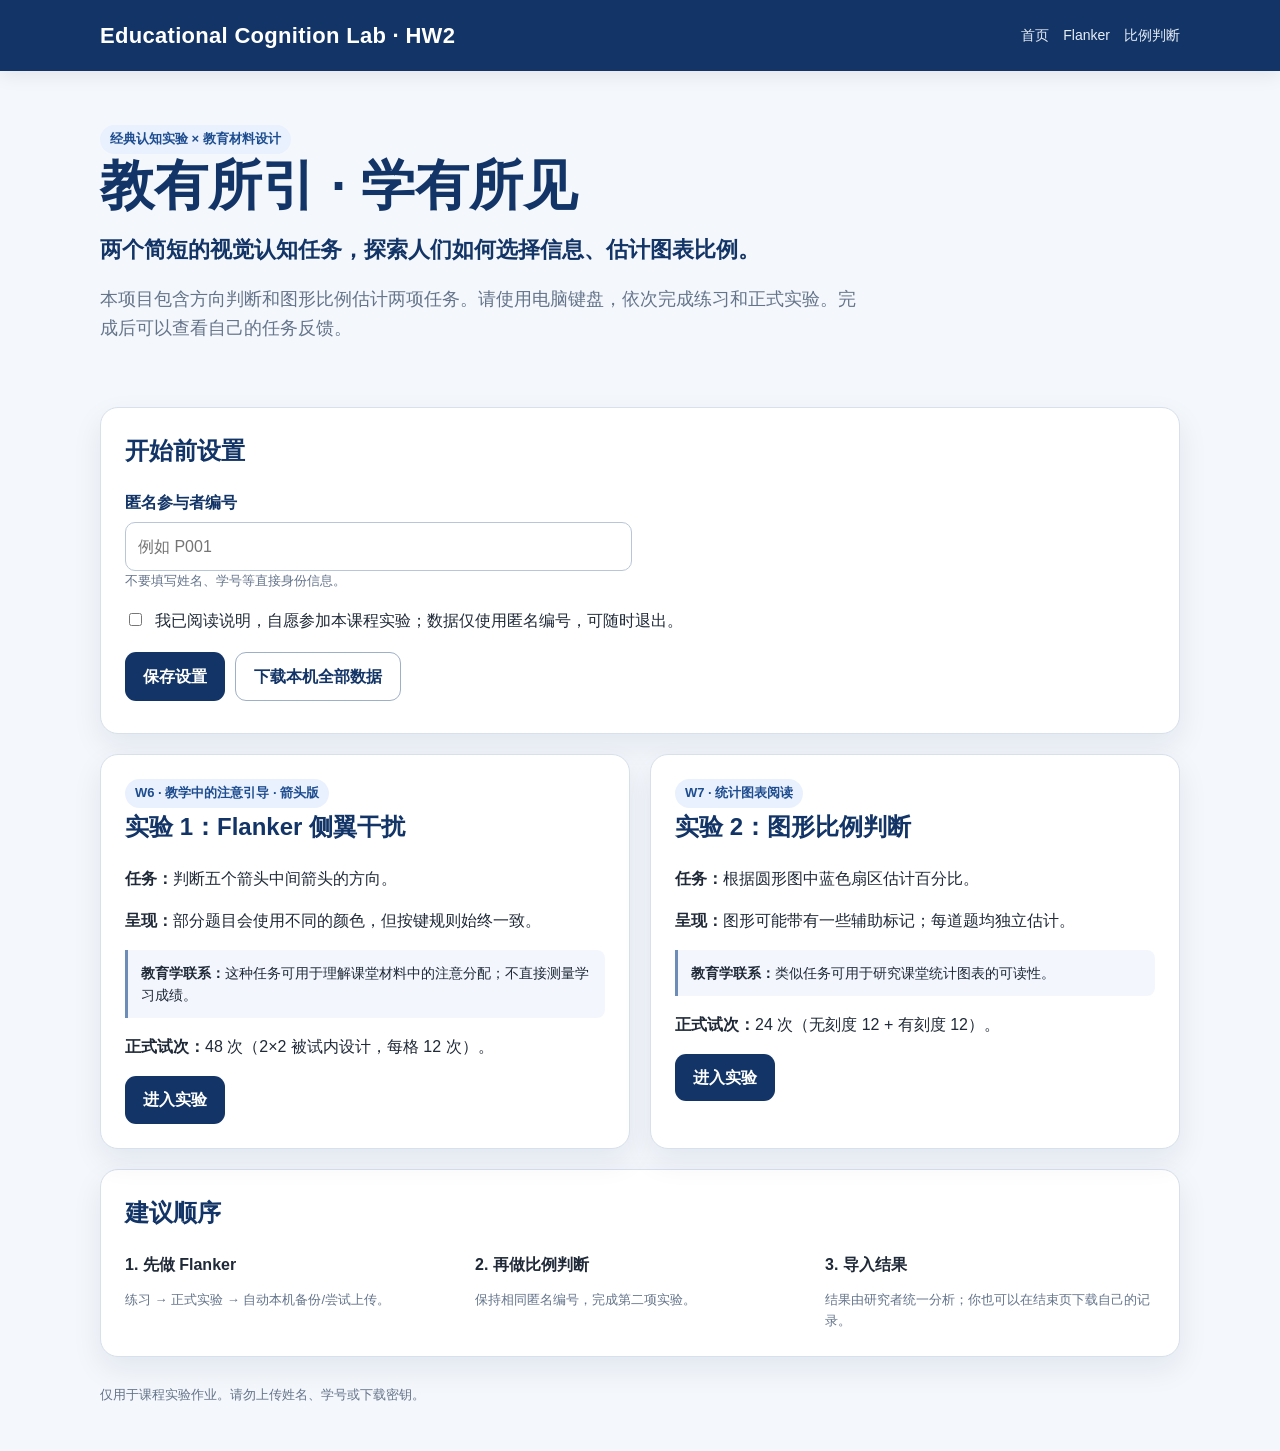
<file: index.html>
<!doctype html>
<html lang="zh-CN"><head><meta charset="utf-8"><meta name="viewport" content="width=device-width,initial-scale=1"><title>教育认知实验室｜注意实验作业二</title><link rel="stylesheet" href="css/style.css"></head>
<body><header class="site-header"><div class="container header-inner"><div class="brand">Educational Cognition Lab · HW2</div><nav class="nav"><a href="index.html">首页</a><a href="flanker.html">Flanker</a><a href="graphical.html">比例判断</a></nav></div></header>
<main><section class="hero"><div class="container"><span class="badge">经典认知实验 × 教育材料设计</span><h1>教有所引 · 学有所见</h1><p class="hero-lead">两个简短的视觉认知任务，探索人们如何选择信息、估计图表比例。</p><p>本项目包含方向判断和图形比例估计两项任务。请使用电脑键盘，依次完成练习和正式实验。完成后可以查看自己的任务反馈。</p></div></section>
<section class="container">
<div class="card" style="margin-top:20px"><h2>开始前设置</h2><div class="form-row"><div class="field"><label for="participant">匿名参与者编号</label><input id="participant" type="text" placeholder="例如 P001" autocomplete="off"><div class="small">不要填写姓名、学号等直接身份信息。</div></div><div class="field"><label for="projectCode">课程 6 位项目码（由项目创建者配置）</label><input id="projectCode" type="text" maxlength="12" placeholder="在 /hw2 创建项目后填写"><div class="small">公开部署前应在 js/config.js 写入项目码；有配置后被试无需填写。下载密钥不要写进代码。</div></div></div>
<label class="checkbox"><input id="consent" type="checkbox"><span>我已阅读说明，自愿参加本课程实验；数据仅使用匿名编号，可随时退出。</span></label><div class="actions"><button class="btn" id="saveSetup">保存设置</button><button class="btn outline" id="downloadLocal">下载本机全部数据</button></div><div id="setupStatus" class="status"></div></div>
<div class="grid" style="margin-top:20px"><div class="card"><span class="badge">W6 · 教学中的注意引导 · 箭头版</span><h2>实验 1：Flanker 侧翼干扰</h2><p><strong>任务：</strong>判断五个箭头中间箭头的方向。</p><p><strong>呈现：</strong>部分题目会使用不同的颜色，但按键规则始终一致。</p><p class="education-hint"><strong>教育学联系：</strong>这种任务可用于理解课堂材料中的注意分配；不直接测量学习成绩。</p><p><strong>正式试次：</strong>48 次（2×2 被试内设计，每格 12 次）。</p><a class="btn" href="flanker.html">进入实验</a></div><div class="card"><span class="badge">W7 · 统计图表阅读</span><h2>实验 2：图形比例判断</h2><p><strong>任务：</strong>根据圆形图中蓝色扇区估计百分比。</p><p><strong>呈现：</strong>图形可能带有一些辅助标记；每道题均独立估计。</p><p class="education-hint"><strong>教育学联系：</strong>类似任务可用于研究课堂统计图表的可读性。</p><p><strong>正式试次：</strong>24 次（无刻度 12 + 有刻度 12）。</p><a class="btn" href="graphical.html">进入实验</a></div></div>
<div class="card" style="margin-top:20px"><h2>建议顺序</h2><div class="grid three"><div><strong>1. 先做 Flanker</strong><p class="small">练习 → 正式实验 → 自动本机备份/尝试上传。</p></div><div><strong>2. 再做比例判断</strong><p class="small">保持相同匿名编号，完成第二项实验。</p></div><div><strong>3. 导入结果</strong><p class="small">结果由研究者统一分析；你也可以在结束页下载自己的记录。</p></div></div></div></section></main>
<footer class="footer"><div class="container">仅用于课程实验作业。请勿上传姓名、学号或下载密钥。</div></footer>
<script src="js/config.js"></script><script src="js/common.js"></script><script>
const p=Attn.qs('#participant'), c=Attn.qs('#projectCode'), consent=Attn.qs('#consent'), status=Attn.qs('#setupStatus');p.value=Attn.getParticipant();c.value=Attn.getProjectCode();
const codeEmbedded=/^[A-Za-z0-9]{6}$/.test(String(window.ATTN_CONFIG?.PROJECT_CODE||'').trim());
if(codeEmbedded){c.readOnly=true;c.closest('.field').style.display='none';}
// 每次从首页招募新被试都必须重新明确勾选同意，避免共用电脑沿用上人的同意。
consent.checked=false;Attn.setConsent(false);
Attn.qs('#saveSetup').onclick=()=>{if(!p.value.trim()){status.className='status err';status.textContent='请填写匿名参与者编号。';return}Attn.setParticipant(p.value);Attn.setProjectCode(c.value);Attn.setConsent(consent.checked);status.className='status ok';status.textContent='设置已保存。'};
Attn.qs('#downloadLocal').onclick=()=>{const rows=Attn.loadTrials();if(!rows.length){status.className='status err';status.textContent='当前浏览器还没有实验数据。';return}Attn.downloadRows(rows,'attention_lab_local_backup');status.className='status ok';status.textContent=`已导出 ${rows.length} 条 trial。`};
</script></body></html>
</file>
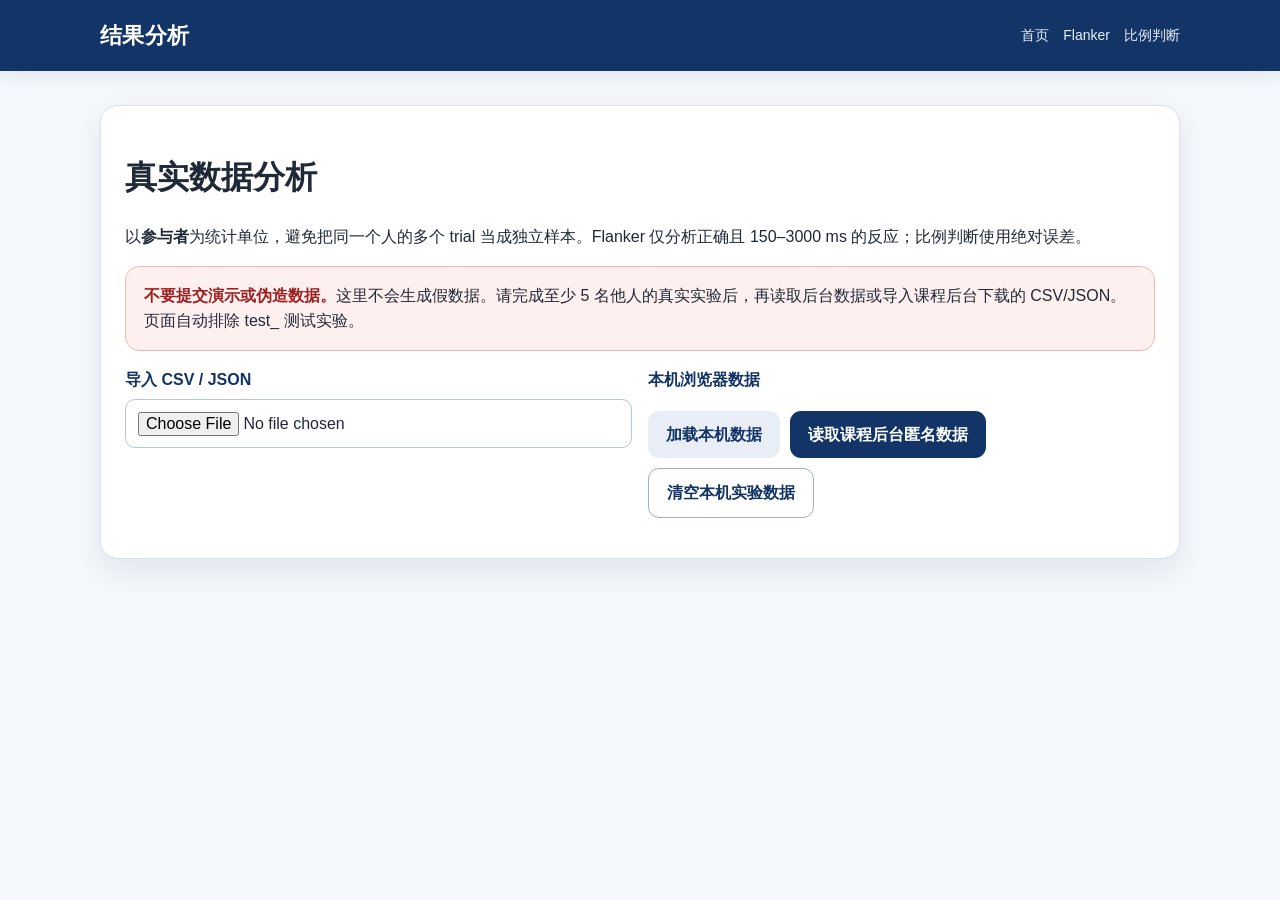
<file: analysis.html>
<!doctype html><html lang="zh-CN"><head><meta charset="utf-8"><meta name="viewport" content="width=device-width,initial-scale=1"><title>结果分析｜教育认知实验室</title><link rel="stylesheet" href="css/style.css"></head><body>
<header class="site-header"><div class="container header-inner"><div class="brand">结果分析</div><nav class="nav"><a href="index.html">首页</a><a href="flanker.html">Flanker</a><a href="graphical.html">比例判断</a></nav></div></header>
<main class="experiment-shell"><div class="container"><div class="card"><h1>真实数据分析</h1><p>以<strong>参与者</strong>为统计单位，避免把同一个人的多个 trial 当成独立样本。Flanker 仅分析正确且 150–3000 ms 的反应；比例判断使用绝对误差。</p><div class="notice warning"><strong>不要提交演示或伪造数据。</strong>这里不会生成假数据。请完成至少 5 名他人的真实实验后，再读取后台数据或导入课程后台下载的 CSV/JSON。页面自动排除 test_ 测试实验。</div><div class="form-row"><div class="field"><label for="dataFile">导入 CSV / JSON</label><input id="dataFile" type="file" accept=".csv,.json,text/csv,application/json"></div><div class="field"><label>本机浏览器数据</label><div class="actions"><button class="btn secondary" id="loadLocal">加载本机数据</button><button class="btn" id="loadBackend">读取课程后台匿名数据</button><button class="btn outline" id="clearLocal">清空本机实验数据</button></div></div></div><div id="parseStatus" class="status"></div></div>
<section id="results" style="display:none"><div class="analysis-section"><div class="card"><h2>样本概况</h2><div class="kpi-grid" id="sampleKpis"></div><div id="sampleWarning" class="notice" style="display:none"></div></div></div>
<div class="chart-row"><div class="card chart-card"><h2>Flanker：平均反应时</h2><canvas id="flankerChart" width="520" height="280"></canvas><div id="flankerStats"></div></div><div class="card chart-card"><h2>比例判断：平均绝对误差</h2><canvas id="graphChart" width="520" height="280"></canvas><div id="graphStats"></div></div></div>
<div class="analysis-section card"><h2>参与者层级结果</h2><div class="table-wrap"><table class="data-table" id="participantTable"></table></div><div class="actions"><button class="btn outline" id="exportSummary">导出汇总 CSV</button></div></div>
<div class="analysis-section card"><h2>教育学解释：结果应如何迁移到教学？</h2><div class="grid"><div><h3>问题1：突出目标是否减少干扰？</h3><p>先看 Flanker 一致与不一致的差值及其变化。若高亮降低干扰，可以谨慎讨论“注意引导”在简化任务中的作用；若未降低，应考虑颜色显著性、策略差异和小样本误差。</p></div><div><h3>问题2：参考刻度是否提高读取准确性？</h3><p>先看参与者层级的绝对误差差值。可讨论统计图的可视化支持，但不能把“比例读得更准”直接写成“学习效果提升”。</p></div></div><p class="small">这部分是讨论框架，具体判断必须基于真实数据和由学生本人完成。两实验均未直接测量学业成绩、知识保持或迁移。</p></div>
<div class="analysis-section card"><h2>README 数字结果草稿</h2><p class="small">仅自动整理数字，不替你完成课程要求的独立解释。请根据真实数据自行判断是否支持预测、说明局限。</p><pre class="code" id="readmeSnippet"></pre></div></section></div></main>
<script src="js/config.js"></script><script src="js/common.js"></script><script src="js/analysis.js"></script></body></html>
</file>
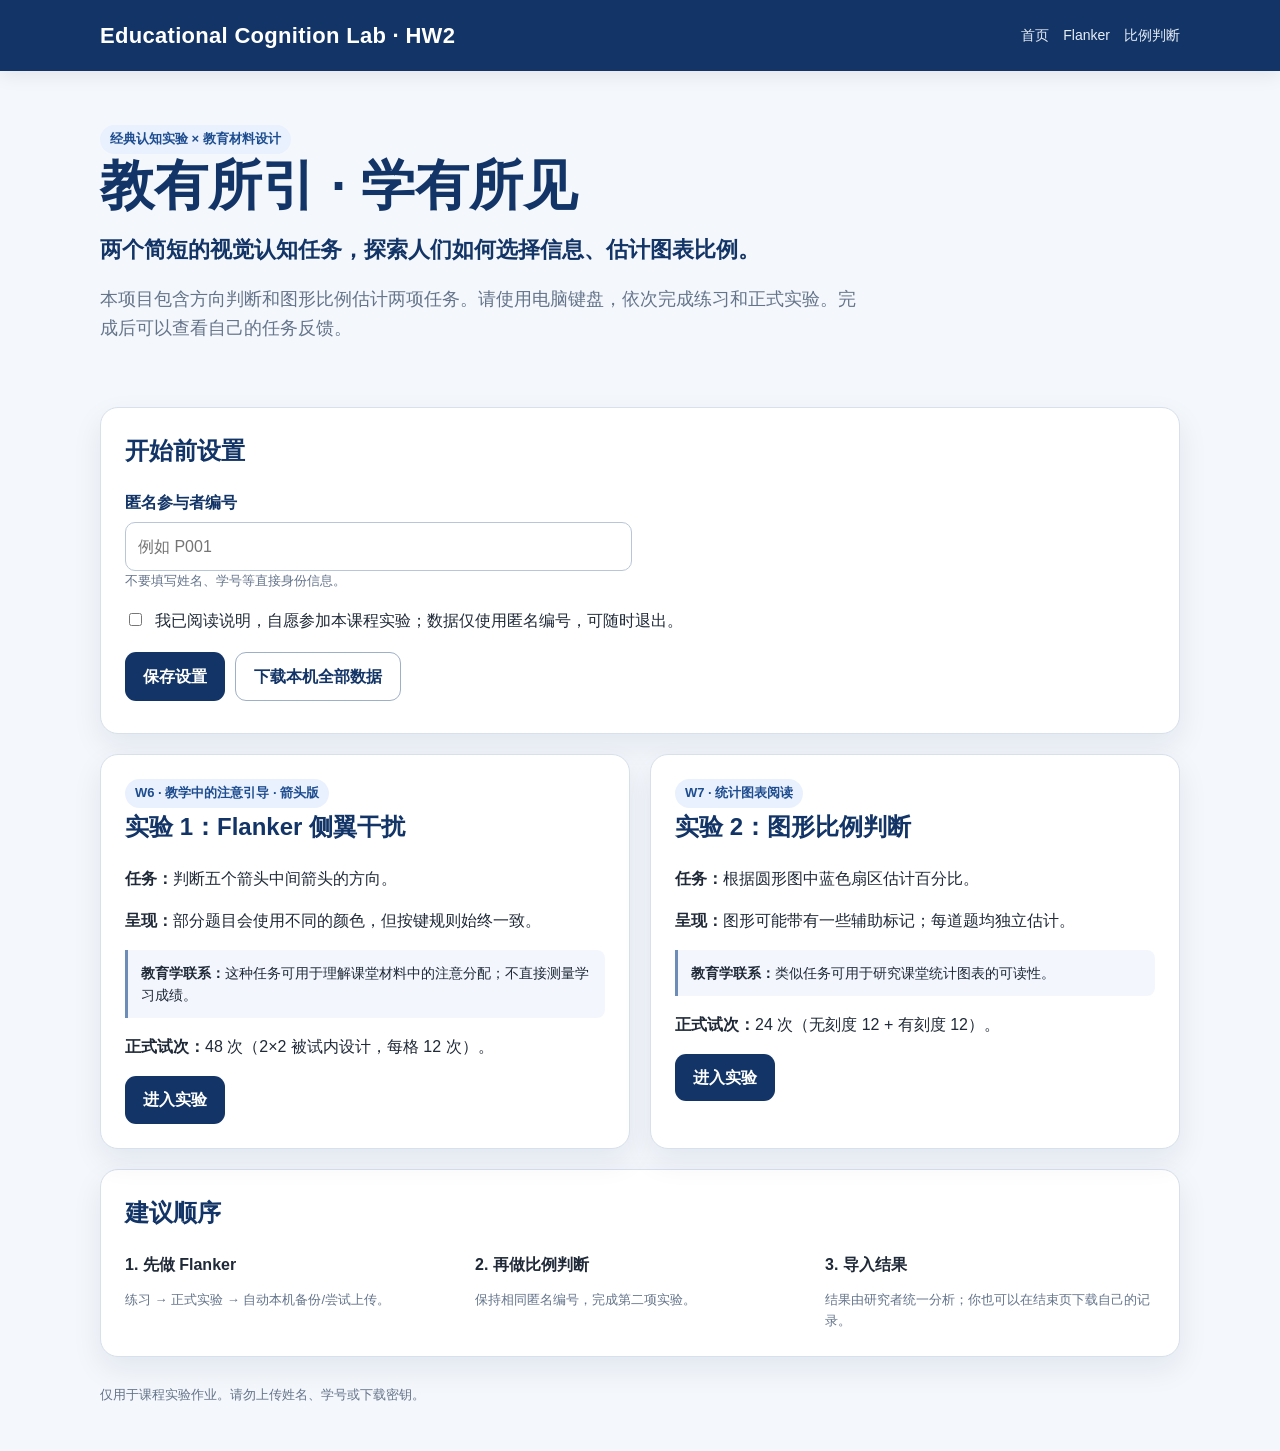
<file: flanker.html>
<!doctype html><html lang="zh-CN"><head><meta charset="utf-8"><meta name="viewport" content="width=device-width,initial-scale=1"><title>注意引导实验｜教育认知实验室</title><link rel="stylesheet" href="css/style.css"></head><body>
<header class="site-header"><div class="container header-inner"><div class="brand">实验 1 · 注意引导</div><nav class="nav"><a href="index.html">首页</a><a href="graphical.html">下一实验</a></nav></div></header>
<main class="experiment-shell"><div class="container"><div class="card"><span class="badge">方向判断 · 选择性注意</span><h1>Flanker 侧翼干扰实验</h1><p>你只需要看<strong>五个箭头中间（第3个）箭头的方向</strong>。中间朝左，按键盘<strong>← 左方向键</strong>；中间朝右，按<strong>→ 右方向键</strong>。两只手放在左右方向键上，尽量又快又准。</p><p class="small">示例① <strong>← ← → ← ←</strong>，中间向右，按 <strong>→</strong>；示例② <strong>→ → ← → →</strong>，中间向左，按 <strong>←</strong>。<br>只判断中央箭头，周围四个箭头和颜色都不决定答案。请使用带键盘的电脑完成，避免触屏输入方式差异。</p><div class="notice"><strong>注意：</strong>箭头有时会出现颜色变化，但不影响按键规则。请始终只判断第 3 个箭头的方向。</div><div class="actions"><button class="btn" id="start">开始练习</button><a class="btn outline" href="index.html">返回</a></div></div>
<div class="progress-wrap"><div class="progress-label"><span id="phaseLabel">等待开始</span><span id="countLabel">0 / 0</span></div><div class="progress"><div id="bar"></div></div></div>
<div class="stage" id="stage"><div class="stage-content" id="stageContent"><h2>准备好后点击“开始练习”</h2><p>练习阶段会给出正确/错误反馈；正式实验不显示即时反馈。</p></div></div></div></main>
<script src="js/config.js"></script><script src="js/common.js"></script><script src="js/flanker.js"></script></body></html>
</file>
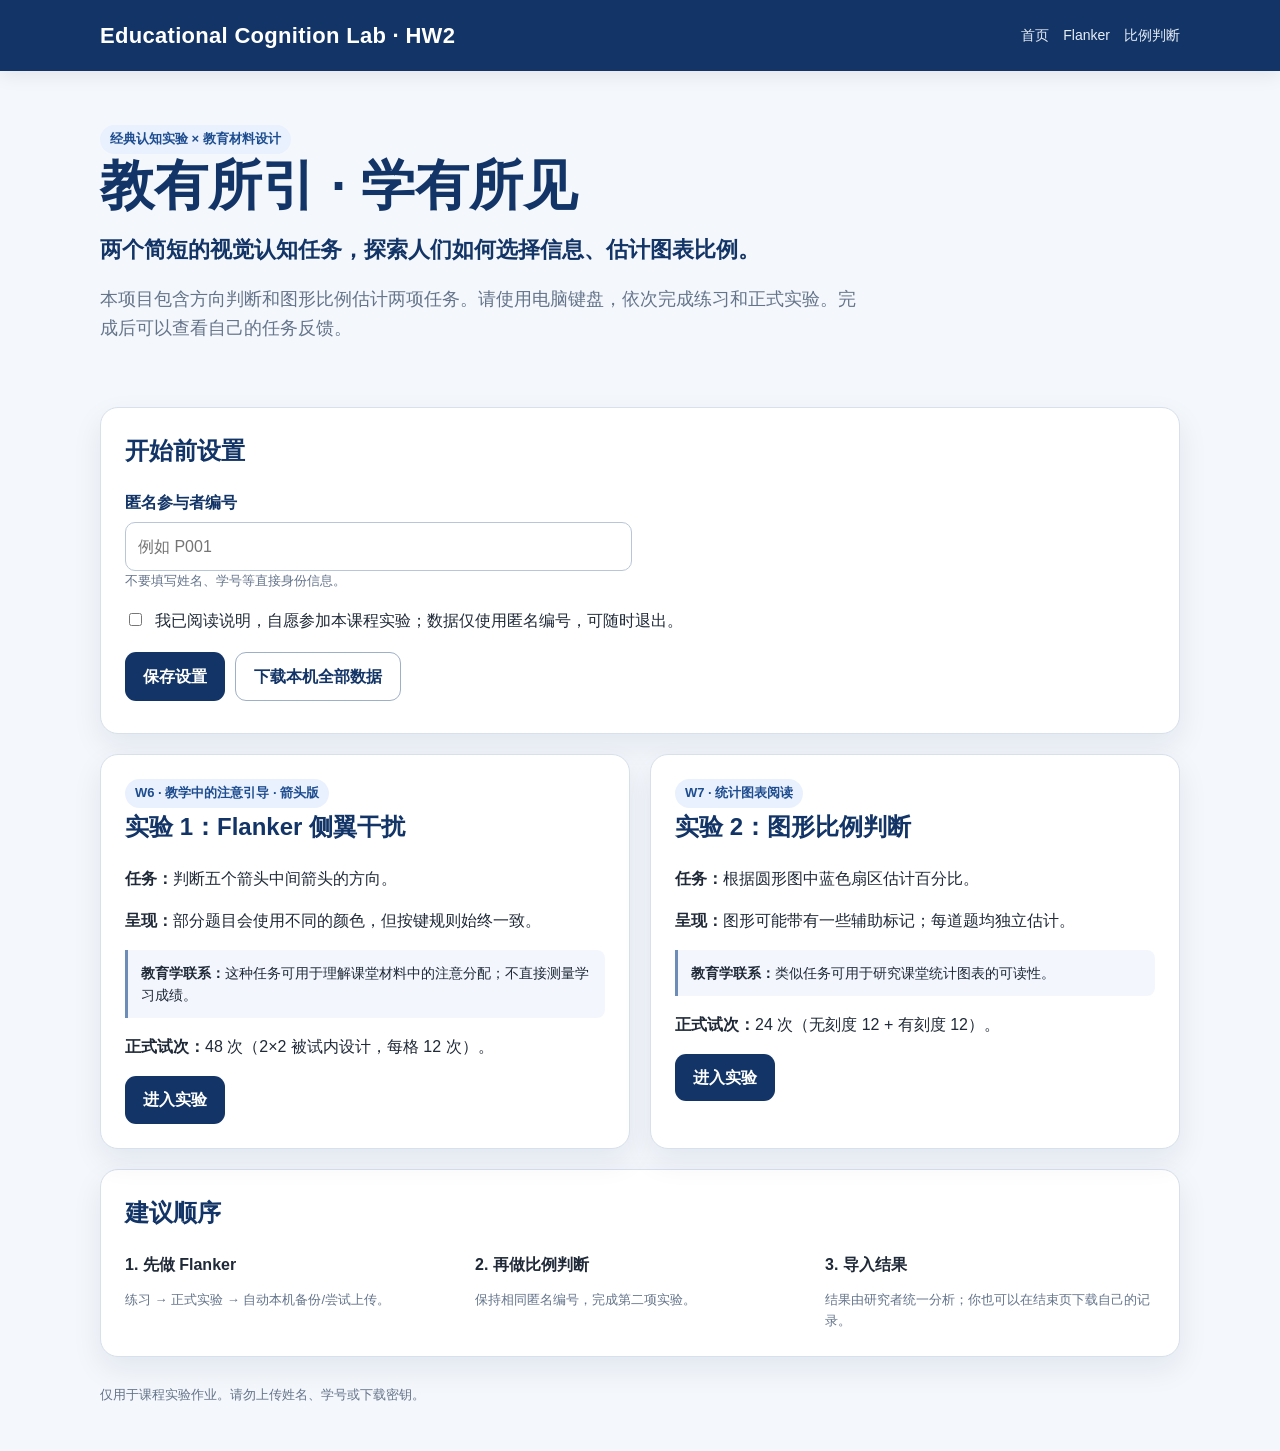
<file: graphical.html>
<!doctype html><html lang="zh-CN"><head><meta charset="utf-8"><meta name="viewport" content="width=device-width,initial-scale=1"><title>图表阅读实验｜教育认知实验室</title><link rel="stylesheet" href="css/style.css"></head><body>
<header class="site-header"><div class="container header-inner"><div class="brand">实验 2 · 图表阅读</div><nav class="nav"><a href="index.html">首页</a><a href="flanker.html">Flanker</a></nav></div></header>
<main class="experiment-shell"><div class="container"><div class="card"><span class="badge">图形知觉 · 数量判断</span><h1>图形比例判断实验</h1><p>观察圆形中<strong>蓝色扇区</strong>占整个圆的百分比，输入 0–100 的估计值。请凭第一判断作答，不要使用计算器。</p><p class="small">这个任务模拟读取统计图中的数量信息；请仅根据图形作答，不需要任何学科背景知识。</p><div class="notice"><strong>注意：</strong>不同题目的图形可能带有辅助标记。请始终根据蓝色扇区的面积估计比例，按直觉作答。</div><div class="actions"><button class="btn" id="start">开始练习</button><a class="btn outline" href="index.html">返回</a></div></div>
<div class="progress-wrap"><div class="progress-label"><span id="phaseLabel">等待开始</span><span id="countLabel">0 / 0</span></div><div class="progress"><div id="bar"></div></div></div>
<div class="stage"><div class="stage-content" id="stageContent"><h2>准备好后点击“开始练习”</h2><p>练习阶段会告诉你真实比例；正式实验不会显示即时答案。</p></div></div></div></main>
<script src="js/config.js"></script><script src="js/common.js"></script><script src="js/graphical.js"></script></body></html>
</file>
<file: css/style.css>
:root {
  --navy: #123466;
  --navy-2: #1e4d8f;
  --gold: #c9a23e;
  --blue: #2568c6;
  --green: #2d7d3b;
  --red: #c82a2a;
  --ink: #1f2937;
  --muted: #64748b;
  --line: #d7e0eb;
  --panel: #ffffff;
  --bg: #f4f7fb;
  --shadow: 0 12px 30px rgba(18,52,102,.08);
}
*{box-sizing:border-box}
html,body{margin:0;padding:0;background:var(--bg);color:var(--ink);font-family:-apple-system,BlinkMacSystemFont,"Segoe UI","PingFang SC","Microsoft YaHei",Arial,sans-serif;line-height:1.6}
a{color:var(--blue);text-decoration:none}
button,input{font:inherit}
.container{width:min(1080px,calc(100% - 32px));margin:0 auto}
.site-header{background:var(--navy);color:#fff;padding:18px 0;box-shadow:0 4px 18px rgba(0,0,0,.08)}
.header-inner{display:flex;align-items:center;justify-content:space-between;gap:16px}
.brand{font-weight:800;font-size:22px;letter-spacing:.3px}
.nav{display:flex;gap:14px;flex-wrap:wrap}.nav a{color:#e8eef8;font-size:14px}
.hero{padding:54px 0 26px}.hero h1{font-size:clamp(34px,5vw,54px);line-height:1.15;color:var(--navy);margin:0 0 16px}.hero p{font-size:18px;color:var(--muted);max-width:760px}
.grid{display:grid;grid-template-columns:repeat(2,minmax(0,1fr));gap:20px}.grid.three{grid-template-columns:repeat(3,minmax(0,1fr))}
.card{background:var(--panel);border:1px solid var(--line);border-radius:18px;padding:24px;box-shadow:var(--shadow)}
.card h2,.card h3{color:var(--navy);margin-top:0}.card p:last-child{margin-bottom:0}
.badge{display:inline-block;padding:4px 10px;border-radius:999px;background:#e9f1ff;color:var(--navy-2);font-weight:700;font-size:13px}
.notice{background:#fff9e8;border:1px solid #ead49a;border-radius:14px;padding:16px 18px}.notice strong{color:#8a6417}
.warning{background:#fff0f0;border-color:#efb9b9}.warning strong{color:#9d2020}
.success{background:#effaf0;border:1px solid #b9dfbd;color:#245f2b}
.form-row{display:grid;grid-template-columns:1fr 1fr;gap:16px;margin:16px 0}.field label{display:block;font-weight:700;margin-bottom:6px;color:var(--navy)}
.field input[type=text],.field input[type=number],.field input[type=file]{width:100%;border:1px solid #b9c6d8;border-radius:10px;padding:11px 12px;background:#fff}
.checkbox{display:flex;align-items:flex-start;gap:10px;margin:14px 0}.checkbox input{margin-top:5px}
.btn{border:0;border-radius:11px;padding:11px 18px;background:var(--navy);color:#fff;font-weight:750;cursor:pointer;display:inline-flex;align-items:center;justify-content:center;gap:8px}.btn:hover{background:#0d2850}.btn:disabled{opacity:.45;cursor:not-allowed}.btn.secondary{background:#e9eef6;color:var(--navy)}.btn.outline{background:#fff;color:var(--navy);border:1px solid #9eb0c8}.btn.good{background:var(--green)}
.actions{display:flex;gap:10px;flex-wrap:wrap;margin-top:18px}
.status{font-size:14px;color:var(--muted);margin-top:8px}
.status.ok{color:var(--green);font-weight:700}.status.err{color:var(--red);font-weight:700}
.experiment-shell{padding:34px 0 60px}.progress-wrap{margin:18px 0}.progress-label{display:flex;justify-content:space-between;color:var(--muted);font-size:14px}.progress{height:10px;background:#e3e9f2;border-radius:999px;overflow:hidden}.progress>div{height:100%;background:var(--blue);width:0;transition:width .2s ease}
.stage{min-height:470px;background:#fff;border:1px solid var(--line);border-radius:20px;box-shadow:var(--shadow);display:flex;align-items:center;justify-content:center;padding:30px;text-align:center;position:relative}
.stage-content{width:min(760px,100%)}
.big-fix{font-size:58px;font-weight:500;color:#111;line-height:1}
.flanker-stimulus{display:flex;align-items:center;justify-content:center;gap:clamp(1px,1vw,12px);font-family:"Arial Unicode MS","Segoe UI Symbol",Arial,sans-serif;font-weight:700;font-size:clamp(44px,7.5vw,86px);white-space:nowrap;line-height:1.2}.flanker-stimulus span{display:inline-block;width:1.1em;text-align:center}
.flanker-stimulus .target.highlight{color:#1768d5}.flanker-stimulus .flanker.muted{color:#9aa8ba}.flanker-stimulus .target.standard,.flanker-stimulus .flanker.standard{color:#1d2530}
.key-hint{display:flex;justify-content:center;gap:18px;margin:24px 0}.key{border:1px solid #aebbc9;background:#f7f9fc;border-radius:12px;padding:10px 18px;box-shadow:0 3px 0 #c9d2df;font-weight:800;color:var(--navy)}
.feedback{font-size:28px;font-weight:800;margin-top:18px}.feedback.ok{color:var(--green)}.feedback.bad{color:var(--red)}
.pie-wrap{display:flex;justify-content:center;align-items:center;margin:14px auto}.pie-wrap canvas{max-width:100%;height:auto}
.response-row{display:flex;justify-content:center;align-items:center;gap:10px;margin-top:22px}.response-row input{width:120px;padding:11px;border:1px solid #aebbc9;border-radius:10px;text-align:center;font-size:20px}
.kpi-grid{display:grid;grid-template-columns:repeat(4,minmax(0,1fr));gap:12px;margin:16px 0}.kpi{background:#f7f9fc;border:1px solid #d8e1ec;border-radius:12px;padding:14px}.kpi .value{font-size:25px;font-weight:850;color:var(--navy)}.kpi .label{font-size:13px;color:var(--muted)}
.table-wrap{overflow:auto}.data-table{width:100%;border-collapse:collapse;font-size:14px}.data-table th,.data-table td{border-bottom:1px solid #dce3ed;padding:9px 10px;text-align:left}.data-table th{color:var(--navy);background:#f7f9fc;position:sticky;top:0}
.analysis-section{margin:24px 0}.chart-row{display:grid;grid-template-columns:1fr 1fr;gap:18px}.chart-card canvas{width:100%;height:280px;background:#fff;border-radius:12px}
.code{font-family:Menlo,Consolas,monospace;background:#172033;color:#edf3ff;border-radius:12px;padding:15px;overflow:auto;font-size:13px}
.small{font-size:13px;color:var(--muted)}
.footer{padding:28px 0 45px;color:var(--muted);font-size:13px}
hr.sep{border:0;border-top:1px solid var(--line);margin:26px 0}
@media(max-width:760px){.grid,.grid.three,.form-row,.chart-row{grid-template-columns:1fr}.header-inner{align-items:flex-start;flex-direction:column}.kpi-grid{grid-template-columns:1fr 1fr}.stage{min-height:410px;padding:20px}.flanker-stimulus{gap:1px}.hero{padding-top:32px}}

/* Education-oriented explanatory content. No change to experimental stimuli. */
.hero-lead{font-weight:800;color:var(--navy)!important;font-size:22px!important;margin:6px 0}
.education-hint{padding:12px 13px;background:#f3f7fd;border-left:3px solid #6c8db8;border-radius:0 8px 8px 0;font-size:14px}
.theory-card{background:linear-gradient(145deg,#fff 0%,#f9fbff 100%)}
.theory-card .grid>div{padding:8px 12px}
.theory-card h3{font-size:18px;margin:0 0 8px;color:var(--navy)}
.mini-label{font-weight:800;color:var(--blue);font-size:13px;letter-spacing:.2px}
.theory-footer{border-top:1px solid var(--line);padding-top:12px;margin-top:10px;color:var(--muted);font-size:13px}
.debrief{margin:22px auto 14px;background:#f4f8fe;border:1px solid #cbdaf0;border-radius:12px;text-align:left;padding:16px 18px;max-width:690px;font-size:14px}
.debrief h3{color:var(--navy);margin:0 0 6px}
.debrief p{margin:7px 0}
</file>
